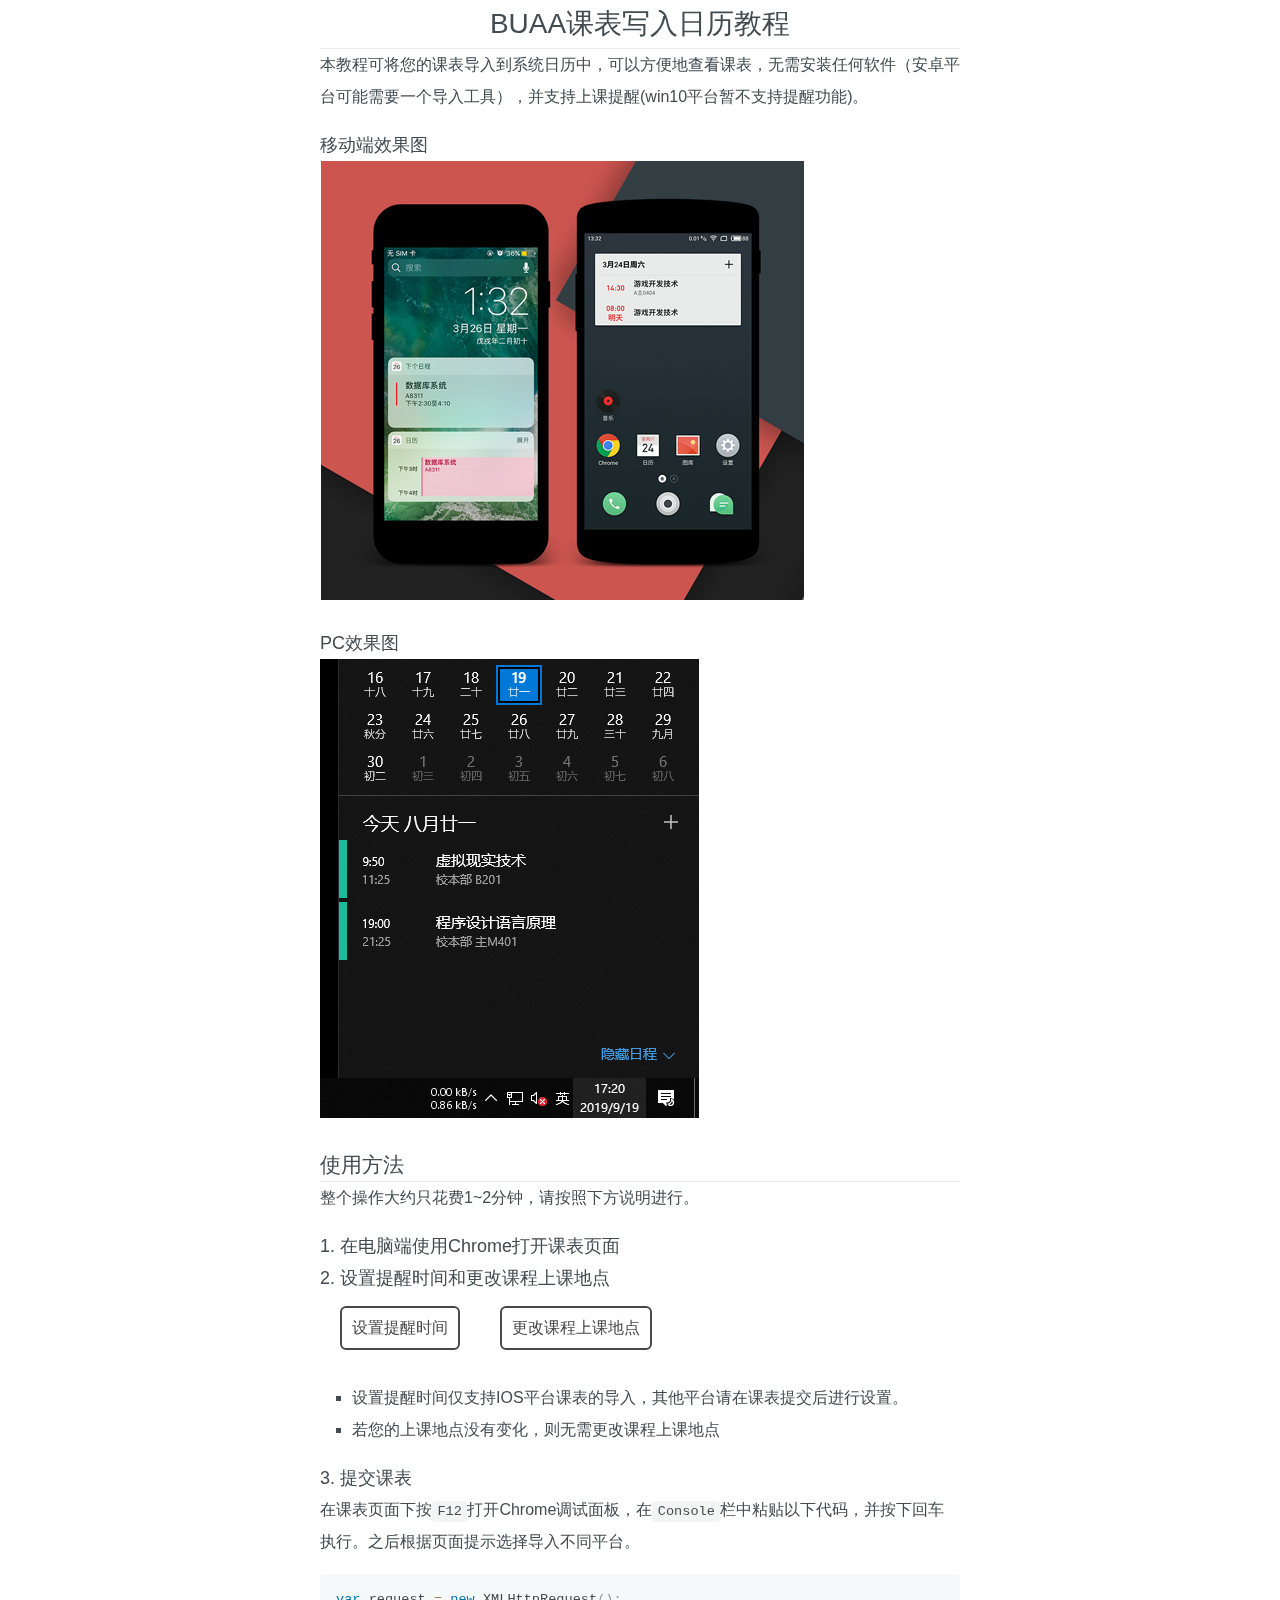
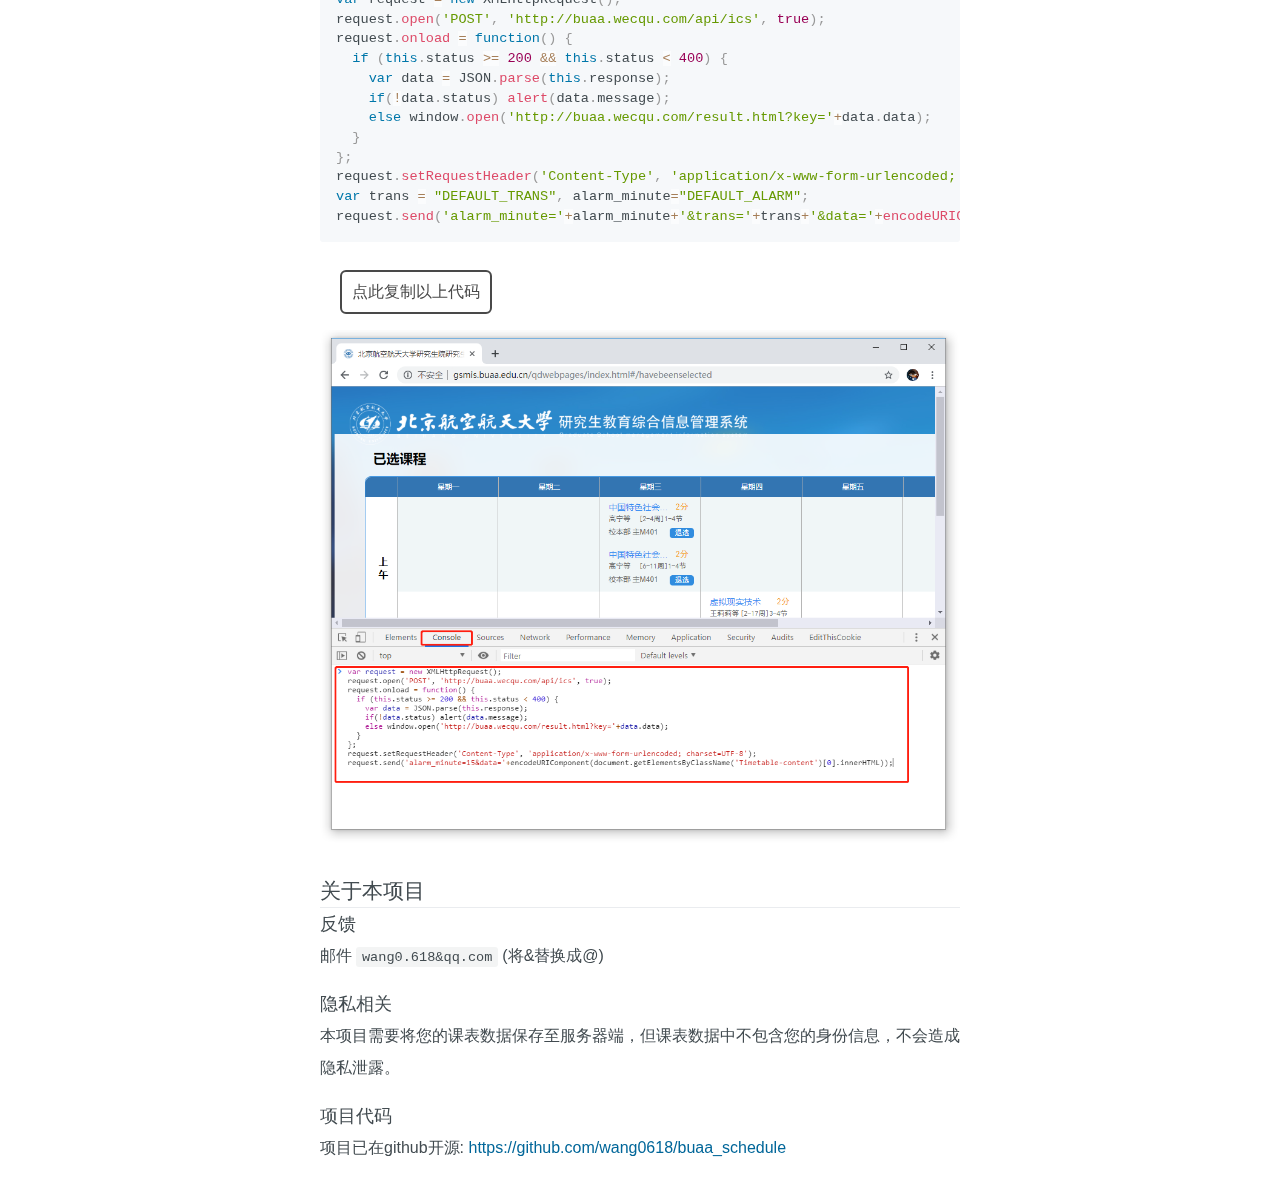
<file: html_root/index.html>
<!DOCTYPE HTML>
<html>
<head>
    <meta charset="UTF-8">
    <title>在日历中查看课表</title>
    <meta name="viewport" content="initial-scale=1,user-scalable=no,maximum-scale=1,width=device-width">
    <link rel="stylesheet" href="./static/mditor.min.css"/>
    <link rel="stylesheet" href="./static/entry.css"/>
    <style>
        .markdown-body strong {
            font-weight: bold;
        }

        .entry h2:before, h3:before, h4:before, h5:before, h6:before {
            content: none !important;
        }

        h2 {
            margin-top: 20px !important;
        }

        .btn {
            margin: 12px 20px 0px 20px !important;
            float: left;
            color: #494949 !important;
            text-transform: uppercase;
            text-decoration: none;
            background: #ffffff;
            padding: 4px 10px !important;
            border: 2px solid #494949 !important;
            border-radius: 6px;
            display: inline-block;
            transition: all 0.4s ease 0s;
        }

        .btn:hover {
            cursor: pointer;
            background: #eee;
            transition: all 0.2s ease 0s;
        }

        .clearfix::after {
            content: "";
            clear: both;
            display: table;
        }

        #new_address {
            margin-left: 20px;
            padding: 0px;
            overflow: auto;
            font-size: 85%;
            line-height: 1.45;
            background-color: #f6f8fa;
            border-radius: 3px;
        }

        br {
            height: 0 !important;
            /*display: none !important;*/
        }

    </style>
</head>

<body class="markdown-body entry">
<div id="markdown">
</div>
</body>
<script src="./static/mditor.min.js"></script>
<script src="./static/app.js"></script>
<script>
    if (!GET.md)
        GET.md = 'main';

    var inject_code; // chrome中要执行的代码
    var parser = new Mditor.Parser();

    // 获取内容
    var request = new XMLHttpRequest();
    request.open('GET', GET.md + '.md', true);
    request.onload = function () {
        if (this.status >= 200 && this.status < 400) {
            var random = '' + (new Date()).getMilliseconds();
            var resp = this.response.replace(/your key/g, GET.key).replace(/RANDOM/g, random);
            document.getElementById('markdown').innerHTML = parser.parse(resp);
            inject_code = document.getElementsByTagName('pre')[0].innerHTML;
        }
    };
    request.onerror = function () {
        document.getElementById('markdown').innerHTML = "网络错误，请刷新重试";
    };
    request.send();

    // 按钮点击事件
    var new_address_map = {};
    var alarm_minute = 15;

    function update_code() {
        var code = inject_code.replace('DEFAULT_TRANS', encodeURIComponent(JSON.stringify(new_address_map))).replace('DEFAULT_ALARM', alarm_minute);
        document.getElementsByTagName('pre')[0].innerHTML = code;
    }

    function set_alarm(that) {
        alarm_minute = prompt("请输入上课提前提醒时间（分钟）", "15");
        if (!alarm_minute) return;
        update_code();
        that.innerText = '设置提醒时间(已设置提前' + alarm_minute + '分钟提醒)'
    }

    function set_trans() {
        var cname = prompt("请输入要更改的课程的完整名称", "");
        if (!cname) return;
        var address = prompt('请输入"' + cname + '"修改后的上课地点', "");
        if (!address) return;

        var t = document.getElementById('new_address');
        t.style.padding = '8px';
        if (!t.innerText) t.innerHTML = "需要更新的上课地点: ";
        new_address_map[cname] = address;
        t.innerHTML = t.innerHTML + ' <br/>' + cname + ' -> ' + address;

        update_code();
    }

    function copy_code(that) {
        function copy_text(val) {
            const input = document.createElement('textarea');
            input.setAttribute('readonly', 'readonly');
            input.innerHTML = val;
            // input.setAttribute('value', val);
            document.body.appendChild(input);
            input.select();
            // input.setSelectionRange(0, val.length);
            if (document.execCommand('copy')) {
                document.execCommand('copy');
            }
            document.body.removeChild(input);
        }

        var code = document.getElementsByTagName('pre')[0].innerText;
        copy_text(code);
        that.innerText = "点此复制以上代码(已复制)";

    }
</script>
</html>
</file>
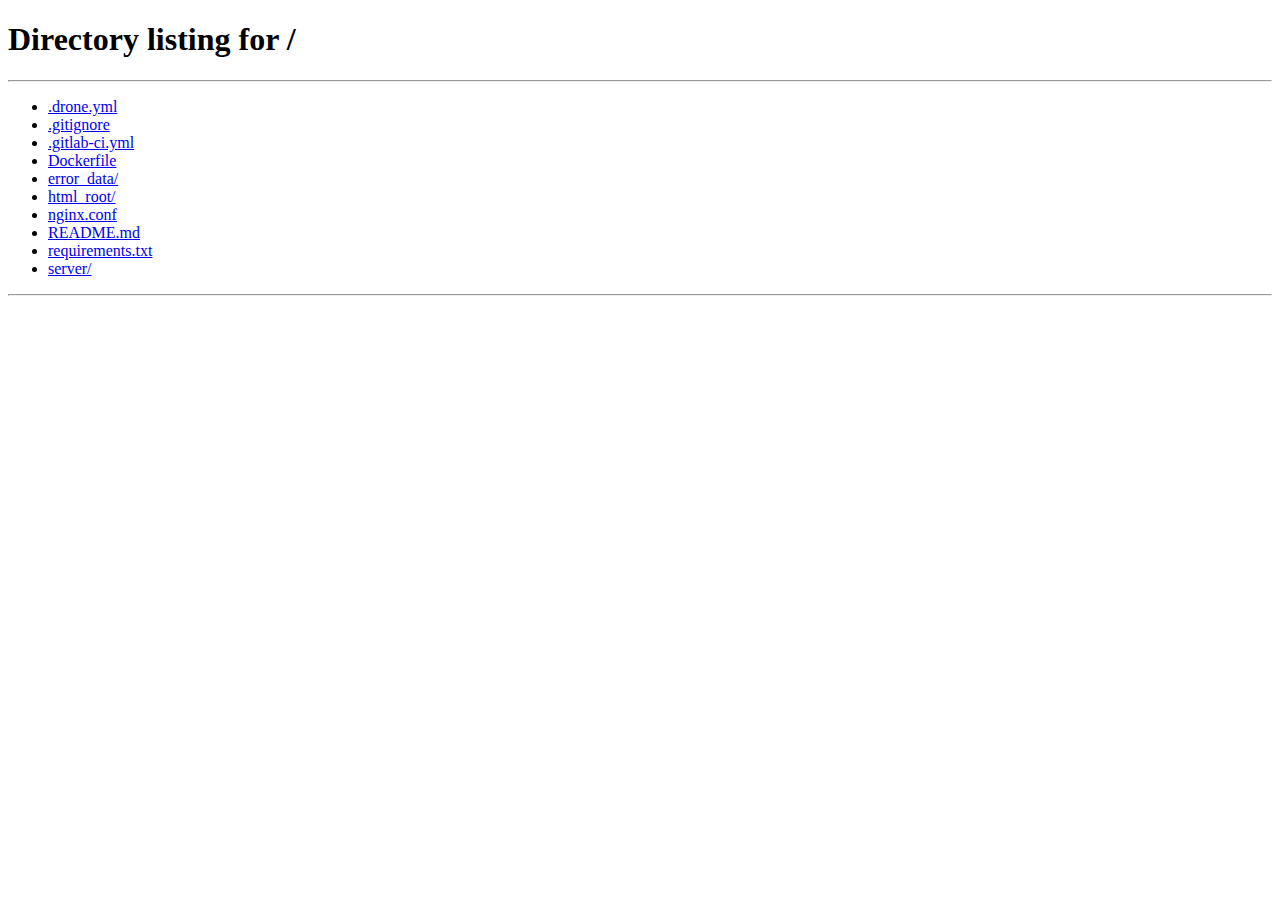
<file: html_root/result.html>
<!DOCTYPE HTML>
<html>
<head>
    <meta charset="UTF-8">
    <title>课表解析完成</title>
    <meta name="viewport" content="initial-scale=1,user-scalable=no,maximum-scale=1,width=device-width">
    <link rel="stylesheet" href="./static/mditor.min.css"/>
    <link rel="stylesheet" href="./static/entry.css"/>
    <style>
        .markdown-body strong {
            font-weight: bold;
        }

        .entry h2:before, h3:before, h4:before, h5:before, h6:before {
            content: none !important;
        }
    </style>
</head>

<body class="markdown-body entry">
<div id="markdown">
# 课表解析完成
你可以选择将课表导入不同平台的日历应用中
## 移动端平台（安卓/IOS）
<div id="qrcode"></div>
请扫描上方二维码，然后按照指示操作。

## 其他平台
[Win10](./?md=win10&key=your key)
[Google日历](./?md=google&key=your key)
</div>
</body>
<script src="./static/mditor.min.js"></script>
<script src="./static/qrcode.min.js"></script>
<script src="./static/app.js"></script>
<script>
    if (!GET.key)
        window.location.href = '/';

    var parser = new Mditor.Parser();
    document.getElementById('markdown').innerHTML = parser.parse(document.getElementById('markdown').innerHTML.replace(/your key/g, GET.key));
    new QRCode(document.getElementById("qrcode"), 'http://' + window.location.host + '/?md=platforms&key=' + GET.key);
</script>
</html>
</file>
<file: html_root/static/entry.css>
body{padding:0;margin:0}.entry{margin-top:0;margin-bottom:0;margin-left:0;margin-left:auto;margin-right:auto;max-width:640px;padding:0 16px;line-height:2;color:#424b50;word-wrap:break-word;font-size:16px;font-family:"Helvetica Neue",Arial,"Hiragino Sans GB","Hiragino Sans GB W3","Microsoft YaHei","Wenquanyi Micro Hei",sans-serif;-webkit-font-smoothing:antialiased;-webkit-text-size-adjust:100%;-ms-text-size-adjust:100%;counter-reset:entry825h2 entry825h3 entry825h4 entry825h5 entry825h6}.entry div,.entry p,.entry blockquote,.entry .pre,.entry ul,.entry ol,.entry table,.entry figure,.entry section,.entry article,.entry header,.entry footer{margin:0;padding:0;margin-top:16px;margin-bottom:16px}.entry div:first-child,.entry p:first-child,.entry blockquote:first-child,.entry .pre:first-child,.entry ul:first-child,.entry ol:first-child,.entry table:first-child,.entry figure:first-child,.entry section:first-child,.entry article:first-child,.entry header:first-child,.entry footer:first-child{margin-top:0}.entry div:last-child,.entry p:last-child,.entry blockquote:last-child,.entry .pre:last-child,.entry ul:last-child,.entry ol:last-child,.entry table:last-child,.entry figure:last-child,.entry section:last-child,.entry article:last-child,.entry header:last-child,.entry footer:last-child{margin-bottom:0}.entry ul div,.entry ol div,.entry ul p,.entry ol p,.entry ul blockquote,.entry ol blockquote,.entry ul .pre,.entry ol .pre,.entry ul ul,.entry ol ul,.entry ul ol,.entry ol ol,.entry ul table,.entry ol table,.entry ul figure,.entry ol figure,.entry ul iframe,.entry ol iframe,.entry ul section,.entry ol section,.entry ul article,.entry ol article,.entry ul header,.entry ol header,.entry ul footer,.entry ol footer{margin-top:0;margin-bottom:0}.entry>iframe{display:block;margin-top:16px;margin-bottom:16px}.entry>img,.entry>video{margin-top:16px;margin-bottom:16px;display:block}.entry h1,.entry h2,.entry h3,.entry h4,.entry h5,.entry h6{margin-top:0;margin-bottom:0;padding:0}.entry h1:first-child,.entry h2:first-child,.entry h3:first-child,.entry h4:first-child,.entry h5:first-child,.entry h6:first-child{margin-top:0}.entry>h3,.entry>h4,.entry>h5,.entry>h6{margin-top:32px}.entry>h1,.entry>h2{margin-top:64px}.entry h1+*,.entry h2+*,.entry h3+*,.entry h4+*,.entry h5+*,.entry h6+*{margin-top:0}.entry h1,.entry h2,.entry h3,.entry h4,.entry h5,.entry h6{font-weight:inherit;color:#424b50;background-color:transparent}.entry h1 a,.entry h2 a,.entry h3 a,.entry h4 a,.entry h5 a,.entry h6 a{color:#424b50}.entry h1 a,.entry h2 a,.entry h3 a,.entry h4 a,.entry h5 a,.entry h6 a,.entry h1 em,.entry h2 em,.entry h3 em,.entry h4 em,.entry h5 em,.entry h6 em,.entry h1 u,.entry h2 u,.entry h3 u,.entry h4 u,.entry h5 u,.entry h6 u,.entry h1 abbr[title],.entry h2 abbr[title],.entry h3 abbr[title],.entry h4 abbr[title],.entry h5 abbr[title],.entry h6 abbr[title]{border-bottom-color:#424b50}.entry h1{font-size:28px;line-height:48px;text-align:center}.entry h2{font-size:21px;line-height:32px;text-align:left}.entry h3{font-size:18px;line-height:32px;text-align:left}.entry h4,.entry h5,.entry h6{line-height:32px;font-size:16px;text-align:left}.entry blockquote{position:relative;padding:0 0 0 11px;margin:16px 0;font-family:Georgia,'Times New Roman',STKaiti,BiauKai,KaiTi,'DFKai-SB','KaiTi_GB2312',serif;border-left:5px solid #c3cace}.entry li blockquote{margin-left:-21px}.entry .pre{padding:15px 16px;line-height:16px;font-size:14px;white-space:.pre;word-wrap:normal;overflow:auto;font-family:consolas,monaco,monospace;border:1px solid #e1e1e8;border-right:none;border-left:none;background-color:#f7f7f9}.entry ul,.entry ol{padding-left:32px}.entry ul li,.entry ol li{margin:0;padding:0;list-style-position:outside}.entry ul li{list-style-type:square}.entry ul li ul li{list-style-type:disc}.entry ul li ul li ul li{list-style-type:circle}.entry ol li{list-style-type:decimal}.entry ol li ol li{list-style-type:upper-roman}.entry ol li ol li ol li{list-style-type:lower-roman}.entry li>ul,.entry li>ol{padding-left:32px}.entry hr{position:relative;padding-top:32px;margin-top:-2px;margin-bottom:64px;height:0;background:none;border:none;border-bottom:2px dashed #888}.entry hr:before,.entry hr:after{content:'';position:absolute;bottom:-2px;width:30%;height:2px;pointer-events:none}.entry hr:before{left:0;background-image:-webkit-linear-gradient(right, rgba(255,255,255,0) 0, white 80%, white 100%);background-image:-moz-linear-gradient(right, rgba(255,255,255,0) 0, white 80%, white 100%);background-image:-ms-linear-gradient(right, rgba(255,255,255,0) 0, white 80%, white 100%);background-image:-o-linear-gradient(right, rgba(255,255,255,0) 0, white 80%, white 100%);background-image:linear-gradient(right, rgba(255,255,255,0) 0, white 80%, white 100%)}.entry hr:after{right:0;background-image:-webkit-linear-gradient(left, rgba(255,255,255,0) 0, white 80%, white 100%);background-image:-moz-linear-gradient(left, rgba(255,255,255,0) 0, white 80%, white 100%);background-image:-ms-linear-gradient(left, rgba(255,255,255,0) 0, white 80%, white 100%);background-image:-o-linear-gradient(left, rgba(255,255,255,0) 0, white 80%, white 100%);background-image:linear-gradient(left, rgba(255,255,255,0) 0, white 80%, white 100%)}.entry table{display:table;padding:0;margin-left:auto;margin-right:auto;min-width:336px;border-collapse:collapse;border-spacing:0;-webkit-border-radius:.5em;-moz-border-radius:.5em;-ms-border-radius:.5em;-o-border-radius:.5em;border-radius:.5em}.entry table caption{padding:0}.entry table thead th{text-align:left}.entry table tbody{margin:0 16px}.entry table tbody tr:nth-child(odd) td,.entry table tbody tr:nth-child(odd) th{background-color:#f9f9f9}.entry table tbody tr:last-child td,.entry table tbody tr:last-child th{padding-bottom:6px}.entry table td,.entry table th{padding:8px 16px 7px;border:1px solid #ddd}.entry iframe{vertical-align:text-bottom}.entry a{padding-bottom:.025em;color:#069;text-decoration:none;border-bottom-color:#08c}.entry a:focus{outline:thin dotted}.entry a:visited{color:#551a8b;border-bottom-color:#551a8b}.entry a:hover{border-bottom-width:1px;border-bottom-style:solid}.entry a:hover,.entry a:active{outline:0}.entry b,.entry strong{font-weight:bold}.entry u{padding-bottom:.05em;font-style:inherit;font-weight:inherit;text-decoration:inherit;border-bottom:1px solid #8b98a0}.entry u+u{margin-left:.125em}.entry em{font-style:inherit;font-weight:inherit;text-decoration:inherit;-webkit-text-emphasis:filled circle;-moz-text-emphasis:filled circle;-ms-text-emphasis:filled circle;text-emphasis:filled circle;-webkit-text-emphasis-position:under;-moz-text-emphasis-position:under;-ms-text-emphasis-position:under;text-emphasis-position:under}.entry .code{font-family:monospace;font-size:inherit;color:#424b50;background-color:transparent}.entry .pre .code{padding:0;margin:0;font-family:consolas,monaco,monospace;font-size:14px;color:#424b50;background:none;border:none}.entry img,.entry video{max-width:100%;border:0}.entry figure img{display:block;margin:0 auto}.entry figure figcaption{display:block;text-align:center;font-style:italic}.entry cite{font-style:inherit}.entry cite:before,.entry cite:after{content:"\300a";line-height:inherit}.entry cite:after{content:"\300b"}.entry abbr[title]{padding-bottom:.05em;cursor:help;border-bottom:1px dotted #424b50}.entry dfn{font-style:italic}.entry mark{background:yellow;color:#424b50}.entry q{quotes:"\201C" "\201D" "\2018" "\2019"}.entry small{font-size:80%}.entry sub,.entry sup{font-size:75%;line-height:0;position:relative;vertical-align:baseline}.entry sup{top:-0.5em}.entry sub{bottom:-0.25em}.entry #disqus_thread{margin-top:32px}.entry h2:before,.entry h3:before,.entry h4:before,.entry h5:before,.entry h6:before{color:inherit}.entry h2{counter-reset:entry825h3 entry825h4 entry825h5 entry825h6}.entry h2:before{content:counter(entry825h2) '\3000';content:counter(entry825h2, cjk-ideographic) '\3001';counter-increment:entry825h2}.entry h3{counter-reset:entry825h4 entry825h5 entry825h6}.entry h3:before{content:counter(entry825h2) '.' counter(entry825h3) '\3000';counter-increment:entry825h3}.entry h4{counter-reset:entry825h5 entry825h6}.entry h4:before{content:counter(entry825h2) '.' counter(entry825h3) '.' counter(entry825h4) '\3000';counter-increment:entry825h4}.entry h5{counter-reset:entry825h6}.entry h5:before{content:counter(entry825h2) '.' counter(entry825h3) '.' counter(entry825h4) '.' counter(entry825h5) '\3000';counter-increment:entry825h5}.entry h6:before{content:counter(entry825h2) '.' counter(entry825h3) '.' counter(entry825h4) '.' counter(entry825h5) '.' counter(entry825h6) '\3000';counter-increment:entry825h6}
</file>
<file: html_root/static/mditor.min.css>
/*!
 * Mditor embed version 1.3.3
 * Homepage: http://mditor.com
 */
.mditor .toolbar{margin:0;padding:4px;height:100%;position:relative}.mditor .toolbar .item{transition:.3s;height:27px;width:27px;text-align:center;line-height:25px;font-size:14px;border:1px solid transparent;border-radius:3px;margin:1px;color:#888;transition:.2s;-webkit-transition:.2s;position:relative;vertical-align:middle}.mditor .toolbar .item:hover{color:#444;border:1px solid #ddd}.mditor .toolbar .item.active,.mditor .toolbar .item:active{border:1px solid #ddd;background-color:#ebebeb;box-shadow:inset 0 0 3px rgba(0,0,0,.1)}.mditor .toolbar .item.control{float:right}.mditor .editor{position:relative;display:inline-block;width:100%;height:100%;-webkit-text-size-adjust:none;transform:translateZ(0)}.mditor .editor .backdrop,.mditor .editor .textarea{position:absolute;border:none;outline:none;display:block;left:0;top:0;width:100%;height:100%;resize:none;background-color:transparent;margin:0;overflow-x:hidden;overflow-y:auto;transition:transform 1s;letter-spacing:1px}.mditor .editor .backdrop .inner,.mditor .editor .textarea{padding:8px 12px;white-space:pre-wrap;word-wrap:break-word}.mditor .editor .textarea{z-index:1;color:#444}.mditor .editor .backdrop{z-index:0;pointer-events:none;overflow:hidden;padding:0}.mditor .editor .backdrop .inner{color:transparent}.mditor .editor .backdrop .inner mark{border-radius:3px;color:transparent;background-color:rgba(255,245,75,.8)}.mditor .editor .backdrop .inner mark.active{background-color:rgba(145,225,255,.8)}.mditor .viewer{overflow:auto;position:relative;display:inline-block;border:none;outline:none;width:100%;height:100%;resize:none;background-color:transparent;margin:0;padding:10px 12px 40px;color:#333;word-break:break-all;word-wrap:break-word}.mditor .viewer .markdown-body{max-width:900px;margin:auto}.mditor .viewer .alert{color:#ddd;text-align:center;position:absolute;left:0;width:100%;top:50%;font-size:20px;margin-top:-15px}.mditor .body .finder{position:absolute;top:0;right:0;padding:8px;background-color:hsla(0,0%,94%,.9);box-shadow:-1px 1px 2px 0 rgba(0,0,0,.18);z-index:2;display:none}.mditor .body .finder input{outline:0;font-size:13px;padding:5px;height:25px;vertical-align:middle;border:1px solid #ddd;margin:2px;min-width:200px;-webkit-font-smoothing:antialiased}.mditor .body .finder i.fa{vertical-align:middle;font-size:12px;padding:5px;outline:0;color:#888}.mditor .body .finder i.fa:hover{color:#555}.mditor .body .finder.active{display:block}/*!
 *  Font Awesome 4.7.0 by @davegandy - http://fontawesome.io - @fontawesome
 *  License - http://fontawesome.io/license (Font: SIL OFL 1.1, CSS: MIT License)
 */@font-face{font-family:FontAwesome;src:url(../font/674f50d287a8c48dc19ba404d20fe713.eot);src:url(../font/674f50d287a8c48dc19ba404d20fe713.eot?#iefix&v=4.7.0) format("embedded-opentype"),url(../font/af7ae505a9eed503f8b8e6982036873e.woff2) format("woff2"),url(../font/fee66e712a8a08eef5805a46892932ad.woff) format("woff"),url(../font/b06871f281fee6b241d60582ae9369b9.ttf) format("truetype"),url(../font/912ec66d7572ff821749319396470bde.svg#fontawesomeregular) format("svg");font-weight:400;font-style:normal}.fa{display:inline-block;font:normal normal normal 14px/1 FontAwesome;font-size:inherit;text-rendering:auto;-webkit-font-smoothing:antialiased;-moz-osx-font-smoothing:grayscale}.fa-lg{font-size:1.33333333em;line-height:.75em;vertical-align:-15%}.fa-2x{font-size:2em}.fa-3x{font-size:3em}.fa-4x{font-size:4em}.fa-5x{font-size:5em}.fa-fw{width:1.28571429em;text-align:center}.fa-ul{padding-left:0;margin-left:2.14285714em;list-style-type:none}.fa-ul>li{position:relative}.fa-li{position:absolute;left:-2.14285714em;width:2.14285714em;top:.14285714em;text-align:center}.fa-li.fa-lg{left:-1.85714286em}.fa-border{padding:.2em .25em .15em;border:.08em solid #eee;border-radius:.1em}.fa-pull-left{float:left}.fa-pull-right{float:right}.fa.fa-pull-left{margin-right:.3em}.fa.fa-pull-right{margin-left:.3em}.pull-right{float:right}.pull-left{float:left}.fa.pull-left{margin-right:.3em}.fa.pull-right{margin-left:.3em}.fa-spin{-webkit-animation:fa-spin 2s infinite linear;animation:fa-spin 2s infinite linear}.fa-pulse{-webkit-animation:fa-spin 1s infinite steps(8);animation:fa-spin 1s infinite steps(8)}@-webkit-keyframes fa-spin{0%{-webkit-transform:rotate(0deg);transform:rotate(0deg)}to{-webkit-transform:rotate(359deg);transform:rotate(359deg)}}@keyframes fa-spin{0%{-webkit-transform:rotate(0deg);transform:rotate(0deg)}to{-webkit-transform:rotate(359deg);transform:rotate(359deg)}}.fa-rotate-90{-ms-filter:"progid:DXImageTransform.Microsoft.BasicImage(rotation=1)";-webkit-transform:rotate(90deg);-ms-transform:rotate(90deg);transform:rotate(90deg)}.fa-rotate-180{-ms-filter:"progid:DXImageTransform.Microsoft.BasicImage(rotation=2)";-webkit-transform:rotate(180deg);-ms-transform:rotate(180deg);transform:rotate(180deg)}.fa-rotate-270{-ms-filter:"progid:DXImageTransform.Microsoft.BasicImage(rotation=3)";-webkit-transform:rotate(270deg);-ms-transform:rotate(270deg);transform:rotate(270deg)}.fa-flip-horizontal{-ms-filter:"progid:DXImageTransform.Microsoft.BasicImage(rotation=0, mirror=1)";-webkit-transform:scaleX(-1);-ms-transform:scaleX(-1);transform:scaleX(-1)}.fa-flip-vertical{-ms-filter:"progid:DXImageTransform.Microsoft.BasicImage(rotation=2, mirror=1)";-webkit-transform:scaleY(-1);-ms-transform:scaleY(-1);transform:scaleY(-1)}:root .fa-flip-horizontal,:root .fa-flip-vertical,:root .fa-rotate-90,:root .fa-rotate-180,:root .fa-rotate-270{filter:none}.fa-stack{position:relative;display:inline-block;width:2em;height:2em;line-height:2em;vertical-align:middle}.fa-stack-1x,.fa-stack-2x{position:absolute;left:0;width:100%;text-align:center}.fa-stack-1x{line-height:inherit}.fa-stack-2x{font-size:2em}.fa-inverse{color:#fff}.fa-glass:before{content:"\F000"}.fa-music:before{content:"\F001"}.fa-search:before{content:"\F002"}.fa-envelope-o:before{content:"\F003"}.fa-heart:before{content:"\F004"}.fa-star:before{content:"\F005"}.fa-star-o:before{content:"\F006"}.fa-user:before{content:"\F007"}.fa-film:before{content:"\F008"}.fa-th-large:before{content:"\F009"}.fa-th:before{content:"\F00A"}.fa-th-list:before{content:"\F00B"}.fa-check:before{content:"\F00C"}.fa-close:before,.fa-remove:before,.fa-times:before{content:"\F00D"}.fa-search-plus:before{content:"\F00E"}.fa-search-minus:before{content:"\F010"}.fa-power-off:before{content:"\F011"}.fa-signal:before{content:"\F012"}.fa-cog:before,.fa-gear:before{content:"\F013"}.fa-trash-o:before{content:"\F014"}.fa-home:before{content:"\F015"}.fa-file-o:before{content:"\F016"}.fa-clock-o:before{content:"\F017"}.fa-road:before{content:"\F018"}.fa-download:before{content:"\F019"}.fa-arrow-circle-o-down:before{content:"\F01A"}.fa-arrow-circle-o-up:before{content:"\F01B"}.fa-inbox:before{content:"\F01C"}.fa-play-circle-o:before{content:"\F01D"}.fa-repeat:before,.fa-rotate-right:before{content:"\F01E"}.fa-refresh:before{content:"\F021"}.fa-list-alt:before{content:"\F022"}.fa-lock:before{content:"\F023"}.fa-flag:before{content:"\F024"}.fa-headphones:before{content:"\F025"}.fa-volume-off:before{content:"\F026"}.fa-volume-down:before{content:"\F027"}.fa-volume-up:before{content:"\F028"}.fa-qrcode:before{content:"\F029"}.fa-barcode:before{content:"\F02A"}.fa-tag:before{content:"\F02B"}.fa-tags:before{content:"\F02C"}.fa-book:before{content:"\F02D"}.fa-bookmark:before{content:"\F02E"}.fa-print:before{content:"\F02F"}.fa-camera:before{content:"\F030"}.fa-font:before{content:"\F031"}.fa-bold:before{content:"\F032"}.fa-italic:before{content:"\F033"}.fa-text-height:before{content:"\F034"}.fa-text-width:before{content:"\F035"}.fa-align-left:before{content:"\F036"}.fa-align-center:before{content:"\F037"}.fa-align-right:before{content:"\F038"}.fa-align-justify:before{content:"\F039"}.fa-list:before{content:"\F03A"}.fa-dedent:before,.fa-outdent:before{content:"\F03B"}.fa-indent:before{content:"\F03C"}.fa-video-camera:before{content:"\F03D"}.fa-image:before,.fa-photo:before,.fa-picture-o:before{content:"\F03E"}.fa-pencil:before{content:"\F040"}.fa-map-marker:before{content:"\F041"}.fa-adjust:before{content:"\F042"}.fa-tint:before{content:"\F043"}.fa-edit:before,.fa-pencil-square-o:before{content:"\F044"}.fa-share-square-o:before{content:"\F045"}.fa-check-square-o:before{content:"\F046"}.fa-arrows:before{content:"\F047"}.fa-step-backward:before{content:"\F048"}.fa-fast-backward:before{content:"\F049"}.fa-backward:before{content:"\F04A"}.fa-play:before{content:"\F04B"}.fa-pause:before{content:"\F04C"}.fa-stop:before{content:"\F04D"}.fa-forward:before{content:"\F04E"}.fa-fast-forward:before{content:"\F050"}.fa-step-forward:before{content:"\F051"}.fa-eject:before{content:"\F052"}.fa-chevron-left:before{content:"\F053"}.fa-chevron-right:before{content:"\F054"}.fa-plus-circle:before{content:"\F055"}.fa-minus-circle:before{content:"\F056"}.fa-times-circle:before{content:"\F057"}.fa-check-circle:before{content:"\F058"}.fa-question-circle:before{content:"\F059"}.fa-info-circle:before{content:"\F05A"}.fa-crosshairs:before{content:"\F05B"}.fa-times-circle-o:before{content:"\F05C"}.fa-check-circle-o:before{content:"\F05D"}.fa-ban:before{content:"\F05E"}.fa-arrow-left:before{content:"\F060"}.fa-arrow-right:before{content:"\F061"}.fa-arrow-up:before{content:"\F062"}.fa-arrow-down:before{content:"\F063"}.fa-mail-forward:before,.fa-share:before{content:"\F064"}.fa-expand:before{content:"\F065"}.fa-compress:before{content:"\F066"}.fa-plus:before{content:"\F067"}.fa-minus:before{content:"\F068"}.fa-asterisk:before{content:"\F069"}.fa-exclamation-circle:before{content:"\F06A"}.fa-gift:before{content:"\F06B"}.fa-leaf:before{content:"\F06C"}.fa-fire:before{content:"\F06D"}.fa-eye:before{content:"\F06E"}.fa-eye-slash:before{content:"\F070"}.fa-exclamation-triangle:before,.fa-warning:before{content:"\F071"}.fa-plane:before{content:"\F072"}.fa-calendar:before{content:"\F073"}.fa-random:before{content:"\F074"}.fa-comment:before{content:"\F075"}.fa-magnet:before{content:"\F076"}.fa-chevron-up:before{content:"\F077"}.fa-chevron-down:before{content:"\F078"}.fa-retweet:before{content:"\F079"}.fa-shopping-cart:before{content:"\F07A"}.fa-folder:before{content:"\F07B"}.fa-folder-open:before{content:"\F07C"}.fa-arrows-v:before{content:"\F07D"}.fa-arrows-h:before{content:"\F07E"}.fa-bar-chart-o:before,.fa-bar-chart:before{content:"\F080"}.fa-twitter-square:before{content:"\F081"}.fa-facebook-square:before{content:"\F082"}.fa-camera-retro:before{content:"\F083"}.fa-key:before{content:"\F084"}.fa-cogs:before,.fa-gears:before{content:"\F085"}.fa-comments:before{content:"\F086"}.fa-thumbs-o-up:before{content:"\F087"}.fa-thumbs-o-down:before{content:"\F088"}.fa-star-half:before{content:"\F089"}.fa-heart-o:before{content:"\F08A"}.fa-sign-out:before{content:"\F08B"}.fa-linkedin-square:before{content:"\F08C"}.fa-thumb-tack:before{content:"\F08D"}.fa-external-link:before{content:"\F08E"}.fa-sign-in:before{content:"\F090"}.fa-trophy:before{content:"\F091"}.fa-github-square:before{content:"\F092"}.fa-upload:before{content:"\F093"}.fa-lemon-o:before{content:"\F094"}.fa-phone:before{content:"\F095"}.fa-square-o:before{content:"\F096"}.fa-bookmark-o:before{content:"\F097"}.fa-phone-square:before{content:"\F098"}.fa-twitter:before{content:"\F099"}.fa-facebook-f:before,.fa-facebook:before{content:"\F09A"}.fa-github:before{content:"\F09B"}.fa-unlock:before{content:"\F09C"}.fa-credit-card:before{content:"\F09D"}.fa-feed:before,.fa-rss:before{content:"\F09E"}.fa-hdd-o:before{content:"\F0A0"}.fa-bullhorn:before{content:"\F0A1"}.fa-bell:before{content:"\F0F3"}.fa-certificate:before{content:"\F0A3"}.fa-hand-o-right:before{content:"\F0A4"}.fa-hand-o-left:before{content:"\F0A5"}.fa-hand-o-up:before{content:"\F0A6"}.fa-hand-o-down:before{content:"\F0A7"}.fa-arrow-circle-left:before{content:"\F0A8"}.fa-arrow-circle-right:before{content:"\F0A9"}.fa-arrow-circle-up:before{content:"\F0AA"}.fa-arrow-circle-down:before{content:"\F0AB"}.fa-globe:before{content:"\F0AC"}.fa-wrench:before{content:"\F0AD"}.fa-tasks:before{content:"\F0AE"}.fa-filter:before{content:"\F0B0"}.fa-briefcase:before{content:"\F0B1"}.fa-arrows-alt:before{content:"\F0B2"}.fa-group:before,.fa-users:before{content:"\F0C0"}.fa-chain:before,.fa-link:before{content:"\F0C1"}.fa-cloud:before{content:"\F0C2"}.fa-flask:before{content:"\F0C3"}.fa-cut:before,.fa-scissors:before{content:"\F0C4"}.fa-copy:before,.fa-files-o:before{content:"\F0C5"}.fa-paperclip:before{content:"\F0C6"}.fa-floppy-o:before,.fa-save:before{content:"\F0C7"}.fa-square:before{content:"\F0C8"}.fa-bars:before,.fa-navicon:before,.fa-reorder:before{content:"\F0C9"}.fa-list-ul:before{content:"\F0CA"}.fa-list-ol:before{content:"\F0CB"}.fa-strikethrough:before{content:"\F0CC"}.fa-underline:before{content:"\F0CD"}.fa-table:before{content:"\F0CE"}.fa-magic:before{content:"\F0D0"}.fa-truck:before{content:"\F0D1"}.fa-pinterest:before{content:"\F0D2"}.fa-pinterest-square:before{content:"\F0D3"}.fa-google-plus-square:before{content:"\F0D4"}.fa-google-plus:before{content:"\F0D5"}.fa-money:before{content:"\F0D6"}.fa-caret-down:before{content:"\F0D7"}.fa-caret-up:before{content:"\F0D8"}.fa-caret-left:before{content:"\F0D9"}.fa-caret-right:before{content:"\F0DA"}.fa-columns:before{content:"\F0DB"}.fa-sort:before,.fa-unsorted:before{content:"\F0DC"}.fa-sort-desc:before,.fa-sort-down:before{content:"\F0DD"}.fa-sort-asc:before,.fa-sort-up:before{content:"\F0DE"}.fa-envelope:before{content:"\F0E0"}.fa-linkedin:before{content:"\F0E1"}.fa-rotate-left:before,.fa-undo:before{content:"\F0E2"}.fa-gavel:before,.fa-legal:before{content:"\F0E3"}.fa-dashboard:before,.fa-tachometer:before{content:"\F0E4"}.fa-comment-o:before{content:"\F0E5"}.fa-comments-o:before{content:"\F0E6"}.fa-bolt:before,.fa-flash:before{content:"\F0E7"}.fa-sitemap:before{content:"\F0E8"}.fa-umbrella:before{content:"\F0E9"}.fa-clipboard:before,.fa-paste:before{content:"\F0EA"}.fa-lightbulb-o:before{content:"\F0EB"}.fa-exchange:before{content:"\F0EC"}.fa-cloud-download:before{content:"\F0ED"}.fa-cloud-upload:before{content:"\F0EE"}.fa-user-md:before{content:"\F0F0"}.fa-stethoscope:before{content:"\F0F1"}.fa-suitcase:before{content:"\F0F2"}.fa-bell-o:before{content:"\F0A2"}.fa-coffee:before{content:"\F0F4"}.fa-cutlery:before{content:"\F0F5"}.fa-file-text-o:before{content:"\F0F6"}.fa-building-o:before{content:"\F0F7"}.fa-hospital-o:before{content:"\F0F8"}.fa-ambulance:before{content:"\F0F9"}.fa-medkit:before{content:"\F0FA"}.fa-fighter-jet:before{content:"\F0FB"}.fa-beer:before{content:"\F0FC"}.fa-h-square:before{content:"\F0FD"}.fa-plus-square:before{content:"\F0FE"}.fa-angle-double-left:before{content:"\F100"}.fa-angle-double-right:before{content:"\F101"}.fa-angle-double-up:before{content:"\F102"}.fa-angle-double-down:before{content:"\F103"}.fa-angle-left:before{content:"\F104"}.fa-angle-right:before{content:"\F105"}.fa-angle-up:before{content:"\F106"}.fa-angle-down:before{content:"\F107"}.fa-desktop:before{content:"\F108"}.fa-laptop:before{content:"\F109"}.fa-tablet:before{content:"\F10A"}.fa-mobile-phone:before,.fa-mobile:before{content:"\F10B"}.fa-circle-o:before{content:"\F10C"}.fa-quote-left:before{content:"\F10D"}.fa-quote-right:before{content:"\F10E"}.fa-spinner:before{content:"\F110"}.fa-circle:before{content:"\F111"}.fa-mail-reply:before,.fa-reply:before{content:"\F112"}.fa-github-alt:before{content:"\F113"}.fa-folder-o:before{content:"\F114"}.fa-folder-open-o:before{content:"\F115"}.fa-smile-o:before{content:"\F118"}.fa-frown-o:before{content:"\F119"}.fa-meh-o:before{content:"\F11A"}.fa-gamepad:before{content:"\F11B"}.fa-keyboard-o:before{content:"\F11C"}.fa-flag-o:before{content:"\F11D"}.fa-flag-checkered:before{content:"\F11E"}.fa-terminal:before{content:"\F120"}.fa-code:before{content:"\F121"}.fa-mail-reply-all:before,.fa-reply-all:before{content:"\F122"}.fa-star-half-empty:before,.fa-star-half-full:before,.fa-star-half-o:before{content:"\F123"}.fa-location-arrow:before{content:"\F124"}.fa-crop:before{content:"\F125"}.fa-code-fork:before{content:"\F126"}.fa-chain-broken:before,.fa-unlink:before{content:"\F127"}.fa-question:before{content:"\F128"}.fa-info:before{content:"\F129"}.fa-exclamation:before{content:"\F12A"}.fa-superscript:before{content:"\F12B"}.fa-subscript:before{content:"\F12C"}.fa-eraser:before{content:"\F12D"}.fa-puzzle-piece:before{content:"\F12E"}.fa-microphone:before{content:"\F130"}.fa-microphone-slash:before{content:"\F131"}.fa-shield:before{content:"\F132"}.fa-calendar-o:before{content:"\F133"}.fa-fire-extinguisher:before{content:"\F134"}.fa-rocket:before{content:"\F135"}.fa-maxcdn:before{content:"\F136"}.fa-chevron-circle-left:before{content:"\F137"}.fa-chevron-circle-right:before{content:"\F138"}.fa-chevron-circle-up:before{content:"\F139"}.fa-chevron-circle-down:before{content:"\F13A"}.fa-html5:before{content:"\F13B"}.fa-css3:before{content:"\F13C"}.fa-anchor:before{content:"\F13D"}.fa-unlock-alt:before{content:"\F13E"}.fa-bullseye:before{content:"\F140"}.fa-ellipsis-h:before{content:"\F141"}.fa-ellipsis-v:before{content:"\F142"}.fa-rss-square:before{content:"\F143"}.fa-play-circle:before{content:"\F144"}.fa-ticket:before{content:"\F145"}.fa-minus-square:before{content:"\F146"}.fa-minus-square-o:before{content:"\F147"}.fa-level-up:before{content:"\F148"}.fa-level-down:before{content:"\F149"}.fa-check-square:before{content:"\F14A"}.fa-pencil-square:before{content:"\F14B"}.fa-external-link-square:before{content:"\F14C"}.fa-share-square:before{content:"\F14D"}.fa-compass:before{content:"\F14E"}.fa-caret-square-o-down:before,.fa-toggle-down:before{content:"\F150"}.fa-caret-square-o-up:before,.fa-toggle-up:before{content:"\F151"}.fa-caret-square-o-right:before,.fa-toggle-right:before{content:"\F152"}.fa-eur:before,.fa-euro:before{content:"\F153"}.fa-gbp:before{content:"\F154"}.fa-dollar:before,.fa-usd:before{content:"\F155"}.fa-inr:before,.fa-rupee:before{content:"\F156"}.fa-cny:before,.fa-jpy:before,.fa-rmb:before,.fa-yen:before{content:"\F157"}.fa-rouble:before,.fa-rub:before,.fa-ruble:before{content:"\F158"}.fa-krw:before,.fa-won:before{content:"\F159"}.fa-bitcoin:before,.fa-btc:before{content:"\F15A"}.fa-file:before{content:"\F15B"}.fa-file-text:before{content:"\F15C"}.fa-sort-alpha-asc:before{content:"\F15D"}.fa-sort-alpha-desc:before{content:"\F15E"}.fa-sort-amount-asc:before{content:"\F160"}.fa-sort-amount-desc:before{content:"\F161"}.fa-sort-numeric-asc:before{content:"\F162"}.fa-sort-numeric-desc:before{content:"\F163"}.fa-thumbs-up:before{content:"\F164"}.fa-thumbs-down:before{content:"\F165"}.fa-youtube-square:before{content:"\F166"}.fa-youtube:before{content:"\F167"}.fa-xing:before{content:"\F168"}.fa-xing-square:before{content:"\F169"}.fa-youtube-play:before{content:"\F16A"}.fa-dropbox:before{content:"\F16B"}.fa-stack-overflow:before{content:"\F16C"}.fa-instagram:before{content:"\F16D"}.fa-flickr:before{content:"\F16E"}.fa-adn:before{content:"\F170"}.fa-bitbucket:before{content:"\F171"}.fa-bitbucket-square:before{content:"\F172"}.fa-tumblr:before{content:"\F173"}.fa-tumblr-square:before{content:"\F174"}.fa-long-arrow-down:before{content:"\F175"}.fa-long-arrow-up:before{content:"\F176"}.fa-long-arrow-left:before{content:"\F177"}.fa-long-arrow-right:before{content:"\F178"}.fa-apple:before{content:"\F179"}.fa-windows:before{content:"\F17A"}.fa-android:before{content:"\F17B"}.fa-linux:before{content:"\F17C"}.fa-dribbble:before{content:"\F17D"}.fa-skype:before{content:"\F17E"}.fa-foursquare:before{content:"\F180"}.fa-trello:before{content:"\F181"}.fa-female:before{content:"\F182"}.fa-male:before{content:"\F183"}.fa-gittip:before,.fa-gratipay:before{content:"\F184"}.fa-sun-o:before{content:"\F185"}.fa-moon-o:before{content:"\F186"}.fa-archive:before{content:"\F187"}.fa-bug:before{content:"\F188"}.fa-vk:before{content:"\F189"}.fa-weibo:before{content:"\F18A"}.fa-renren:before{content:"\F18B"}.fa-pagelines:before{content:"\F18C"}.fa-stack-exchange:before{content:"\F18D"}.fa-arrow-circle-o-right:before{content:"\F18E"}.fa-arrow-circle-o-left:before{content:"\F190"}.fa-caret-square-o-left:before,.fa-toggle-left:before{content:"\F191"}.fa-dot-circle-o:before{content:"\F192"}.fa-wheelchair:before{content:"\F193"}.fa-vimeo-square:before{content:"\F194"}.fa-try:before,.fa-turkish-lira:before{content:"\F195"}.fa-plus-square-o:before{content:"\F196"}.fa-space-shuttle:before{content:"\F197"}.fa-slack:before{content:"\F198"}.fa-envelope-square:before{content:"\F199"}.fa-wordpress:before{content:"\F19A"}.fa-openid:before{content:"\F19B"}.fa-bank:before,.fa-institution:before,.fa-university:before{content:"\F19C"}.fa-graduation-cap:before,.fa-mortar-board:before{content:"\F19D"}.fa-yahoo:before{content:"\F19E"}.fa-google:before{content:"\F1A0"}.fa-reddit:before{content:"\F1A1"}.fa-reddit-square:before{content:"\F1A2"}.fa-stumbleupon-circle:before{content:"\F1A3"}.fa-stumbleupon:before{content:"\F1A4"}.fa-delicious:before{content:"\F1A5"}.fa-digg:before{content:"\F1A6"}.fa-pied-piper-pp:before{content:"\F1A7"}.fa-pied-piper-alt:before{content:"\F1A8"}.fa-drupal:before{content:"\F1A9"}.fa-joomla:before{content:"\F1AA"}.fa-language:before{content:"\F1AB"}.fa-fax:before{content:"\F1AC"}.fa-building:before{content:"\F1AD"}.fa-child:before{content:"\F1AE"}.fa-paw:before{content:"\F1B0"}.fa-spoon:before{content:"\F1B1"}.fa-cube:before{content:"\F1B2"}.fa-cubes:before{content:"\F1B3"}.fa-behance:before{content:"\F1B4"}.fa-behance-square:before{content:"\F1B5"}.fa-steam:before{content:"\F1B6"}.fa-steam-square:before{content:"\F1B7"}.fa-recycle:before{content:"\F1B8"}.fa-automobile:before,.fa-car:before{content:"\F1B9"}.fa-cab:before,.fa-taxi:before{content:"\F1BA"}.fa-tree:before{content:"\F1BB"}.fa-spotify:before{content:"\F1BC"}.fa-deviantart:before{content:"\F1BD"}.fa-soundcloud:before{content:"\F1BE"}.fa-database:before{content:"\F1C0"}.fa-file-pdf-o:before{content:"\F1C1"}.fa-file-word-o:before{content:"\F1C2"}.fa-file-excel-o:before{content:"\F1C3"}.fa-file-powerpoint-o:before{content:"\F1C4"}.fa-file-image-o:before,.fa-file-photo-o:before,.fa-file-picture-o:before{content:"\F1C5"}.fa-file-archive-o:before,.fa-file-zip-o:before{content:"\F1C6"}.fa-file-audio-o:before,.fa-file-sound-o:before{content:"\F1C7"}.fa-file-movie-o:before,.fa-file-video-o:before{content:"\F1C8"}.fa-file-code-o:before{content:"\F1C9"}.fa-vine:before{content:"\F1CA"}.fa-codepen:before{content:"\F1CB"}.fa-jsfiddle:before{content:"\F1CC"}.fa-life-bouy:before,.fa-life-buoy:before,.fa-life-ring:before,.fa-life-saver:before,.fa-support:before{content:"\F1CD"}.fa-circle-o-notch:before{content:"\F1CE"}.fa-ra:before,.fa-rebel:before,.fa-resistance:before{content:"\F1D0"}.fa-empire:before,.fa-ge:before{content:"\F1D1"}.fa-git-square:before{content:"\F1D2"}.fa-git:before{content:"\F1D3"}.fa-hacker-news:before,.fa-y-combinator-square:before,.fa-yc-square:before{content:"\F1D4"}.fa-tencent-weibo:before{content:"\F1D5"}.fa-qq:before{content:"\F1D6"}.fa-wechat:before,.fa-weixin:before{content:"\F1D7"}.fa-paper-plane:before,.fa-send:before{content:"\F1D8"}.fa-paper-plane-o:before,.fa-send-o:before{content:"\F1D9"}.fa-history:before{content:"\F1DA"}.fa-circle-thin:before{content:"\F1DB"}.fa-header:before{content:"\F1DC"}.fa-paragraph:before{content:"\F1DD"}.fa-sliders:before{content:"\F1DE"}.fa-share-alt:before{content:"\F1E0"}.fa-share-alt-square:before{content:"\F1E1"}.fa-bomb:before{content:"\F1E2"}.fa-futbol-o:before,.fa-soccer-ball-o:before{content:"\F1E3"}.fa-tty:before{content:"\F1E4"}.fa-binoculars:before{content:"\F1E5"}.fa-plug:before{content:"\F1E6"}.fa-slideshare:before{content:"\F1E7"}.fa-twitch:before{content:"\F1E8"}.fa-yelp:before{content:"\F1E9"}.fa-newspaper-o:before{content:"\F1EA"}.fa-wifi:before{content:"\F1EB"}.fa-calculator:before{content:"\F1EC"}.fa-paypal:before{content:"\F1ED"}.fa-google-wallet:before{content:"\F1EE"}.fa-cc-visa:before{content:"\F1F0"}.fa-cc-mastercard:before{content:"\F1F1"}.fa-cc-discover:before{content:"\F1F2"}.fa-cc-amex:before{content:"\F1F3"}.fa-cc-paypal:before{content:"\F1F4"}.fa-cc-stripe:before{content:"\F1F5"}.fa-bell-slash:before{content:"\F1F6"}.fa-bell-slash-o:before{content:"\F1F7"}.fa-trash:before{content:"\F1F8"}.fa-copyright:before{content:"\F1F9"}.fa-at:before{content:"\F1FA"}.fa-eyedropper:before{content:"\F1FB"}.fa-paint-brush:before{content:"\F1FC"}.fa-birthday-cake:before{content:"\F1FD"}.fa-area-chart:before{content:"\F1FE"}.fa-pie-chart:before{content:"\F200"}.fa-line-chart:before{content:"\F201"}.fa-lastfm:before{content:"\F202"}.fa-lastfm-square:before{content:"\F203"}.fa-toggle-off:before{content:"\F204"}.fa-toggle-on:before{content:"\F205"}.fa-bicycle:before{content:"\F206"}.fa-bus:before{content:"\F207"}.fa-ioxhost:before{content:"\F208"}.fa-angellist:before{content:"\F209"}.fa-cc:before{content:"\F20A"}.fa-ils:before,.fa-shekel:before,.fa-sheqel:before{content:"\F20B"}.fa-meanpath:before{content:"\F20C"}.fa-buysellads:before{content:"\F20D"}.fa-connectdevelop:before{content:"\F20E"}.fa-dashcube:before{content:"\F210"}.fa-forumbee:before{content:"\F211"}.fa-leanpub:before{content:"\F212"}.fa-sellsy:before{content:"\F213"}.fa-shirtsinbulk:before{content:"\F214"}.fa-simplybuilt:before{content:"\F215"}.fa-skyatlas:before{content:"\F216"}.fa-cart-plus:before{content:"\F217"}.fa-cart-arrow-down:before{content:"\F218"}.fa-diamond:before{content:"\F219"}.fa-ship:before{content:"\F21A"}.fa-user-secret:before{content:"\F21B"}.fa-motorcycle:before{content:"\F21C"}.fa-street-view:before{content:"\F21D"}.fa-heartbeat:before{content:"\F21E"}.fa-venus:before{content:"\F221"}.fa-mars:before{content:"\F222"}.fa-mercury:before{content:"\F223"}.fa-intersex:before,.fa-transgender:before{content:"\F224"}.fa-transgender-alt:before{content:"\F225"}.fa-venus-double:before{content:"\F226"}.fa-mars-double:before{content:"\F227"}.fa-venus-mars:before{content:"\F228"}.fa-mars-stroke:before{content:"\F229"}.fa-mars-stroke-v:before{content:"\F22A"}.fa-mars-stroke-h:before{content:"\F22B"}.fa-neuter:before{content:"\F22C"}.fa-genderless:before{content:"\F22D"}.fa-facebook-official:before{content:"\F230"}.fa-pinterest-p:before{content:"\F231"}.fa-whatsapp:before{content:"\F232"}.fa-server:before{content:"\F233"}.fa-user-plus:before{content:"\F234"}.fa-user-times:before{content:"\F235"}.fa-bed:before,.fa-hotel:before{content:"\F236"}.fa-viacoin:before{content:"\F237"}.fa-train:before{content:"\F238"}.fa-subway:before{content:"\F239"}.fa-medium:before{content:"\F23A"}.fa-y-combinator:before,.fa-yc:before{content:"\F23B"}.fa-optin-monster:before{content:"\F23C"}.fa-opencart:before{content:"\F23D"}.fa-expeditedssl:before{content:"\F23E"}.fa-battery-4:before,.fa-battery-full:before,.fa-battery:before{content:"\F240"}.fa-battery-3:before,.fa-battery-three-quarters:before{content:"\F241"}.fa-battery-2:before,.fa-battery-half:before{content:"\F242"}.fa-battery-1:before,.fa-battery-quarter:before{content:"\F243"}.fa-battery-0:before,.fa-battery-empty:before{content:"\F244"}.fa-mouse-pointer:before{content:"\F245"}.fa-i-cursor:before{content:"\F246"}.fa-object-group:before{content:"\F247"}.fa-object-ungroup:before{content:"\F248"}.fa-sticky-note:before{content:"\F249"}.fa-sticky-note-o:before{content:"\F24A"}.fa-cc-jcb:before{content:"\F24B"}.fa-cc-diners-club:before{content:"\F24C"}.fa-clone:before{content:"\F24D"}.fa-balance-scale:before{content:"\F24E"}.fa-hourglass-o:before{content:"\F250"}.fa-hourglass-1:before,.fa-hourglass-start:before{content:"\F251"}.fa-hourglass-2:before,.fa-hourglass-half:before{content:"\F252"}.fa-hourglass-3:before,.fa-hourglass-end:before{content:"\F253"}.fa-hourglass:before{content:"\F254"}.fa-hand-grab-o:before,.fa-hand-rock-o:before{content:"\F255"}.fa-hand-paper-o:before,.fa-hand-stop-o:before{content:"\F256"}.fa-hand-scissors-o:before{content:"\F257"}.fa-hand-lizard-o:before{content:"\F258"}.fa-hand-spock-o:before{content:"\F259"}.fa-hand-pointer-o:before{content:"\F25A"}.fa-hand-peace-o:before{content:"\F25B"}.fa-trademark:before{content:"\F25C"}.fa-registered:before{content:"\F25D"}.fa-creative-commons:before{content:"\F25E"}.fa-gg:before{content:"\F260"}.fa-gg-circle:before{content:"\F261"}.fa-tripadvisor:before{content:"\F262"}.fa-odnoklassniki:before{content:"\F263"}.fa-odnoklassniki-square:before{content:"\F264"}.fa-get-pocket:before{content:"\F265"}.fa-wikipedia-w:before{content:"\F266"}.fa-safari:before{content:"\F267"}.fa-chrome:before{content:"\F268"}.fa-firefox:before{content:"\F269"}.fa-opera:before{content:"\F26A"}.fa-internet-explorer:before{content:"\F26B"}.fa-television:before,.fa-tv:before{content:"\F26C"}.fa-contao:before{content:"\F26D"}.fa-500px:before{content:"\F26E"}.fa-amazon:before{content:"\F270"}.fa-calendar-plus-o:before{content:"\F271"}.fa-calendar-minus-o:before{content:"\F272"}.fa-calendar-times-o:before{content:"\F273"}.fa-calendar-check-o:before{content:"\F274"}.fa-industry:before{content:"\F275"}.fa-map-pin:before{content:"\F276"}.fa-map-signs:before{content:"\F277"}.fa-map-o:before{content:"\F278"}.fa-map:before{content:"\F279"}.fa-commenting:before{content:"\F27A"}.fa-commenting-o:before{content:"\F27B"}.fa-houzz:before{content:"\F27C"}.fa-vimeo:before{content:"\F27D"}.fa-black-tie:before{content:"\F27E"}.fa-fonticons:before{content:"\F280"}.fa-reddit-alien:before{content:"\F281"}.fa-edge:before{content:"\F282"}.fa-credit-card-alt:before{content:"\F283"}.fa-codiepie:before{content:"\F284"}.fa-modx:before{content:"\F285"}.fa-fort-awesome:before{content:"\F286"}.fa-usb:before{content:"\F287"}.fa-product-hunt:before{content:"\F288"}.fa-mixcloud:before{content:"\F289"}.fa-scribd:before{content:"\F28A"}.fa-pause-circle:before{content:"\F28B"}.fa-pause-circle-o:before{content:"\F28C"}.fa-stop-circle:before{content:"\F28D"}.fa-stop-circle-o:before{content:"\F28E"}.fa-shopping-bag:before{content:"\F290"}.fa-shopping-basket:before{content:"\F291"}.fa-hashtag:before{content:"\F292"}.fa-bluetooth:before{content:"\F293"}.fa-bluetooth-b:before{content:"\F294"}.fa-percent:before{content:"\F295"}.fa-gitlab:before{content:"\F296"}.fa-wpbeginner:before{content:"\F297"}.fa-wpforms:before{content:"\F298"}.fa-envira:before{content:"\F299"}.fa-universal-access:before{content:"\F29A"}.fa-wheelchair-alt:before{content:"\F29B"}.fa-question-circle-o:before{content:"\F29C"}.fa-blind:before{content:"\F29D"}.fa-audio-description:before{content:"\F29E"}.fa-volume-control-phone:before{content:"\F2A0"}.fa-braille:before{content:"\F2A1"}.fa-assistive-listening-systems:before{content:"\F2A2"}.fa-american-sign-language-interpreting:before,.fa-asl-interpreting:before{content:"\F2A3"}.fa-deaf:before,.fa-deafness:before,.fa-hard-of-hearing:before{content:"\F2A4"}.fa-glide:before{content:"\F2A5"}.fa-glide-g:before{content:"\F2A6"}.fa-sign-language:before,.fa-signing:before{content:"\F2A7"}.fa-low-vision:before{content:"\F2A8"}.fa-viadeo:before{content:"\F2A9"}.fa-viadeo-square:before{content:"\F2AA"}.fa-snapchat:before{content:"\F2AB"}.fa-snapchat-ghost:before{content:"\F2AC"}.fa-snapchat-square:before{content:"\F2AD"}.fa-pied-piper:before{content:"\F2AE"}.fa-first-order:before{content:"\F2B0"}.fa-yoast:before{content:"\F2B1"}.fa-themeisle:before{content:"\F2B2"}.fa-google-plus-circle:before,.fa-google-plus-official:before{content:"\F2B3"}.fa-fa:before,.fa-font-awesome:before{content:"\F2B4"}.fa-handshake-o:before{content:"\F2B5"}.fa-envelope-open:before{content:"\F2B6"}.fa-envelope-open-o:before{content:"\F2B7"}.fa-linode:before{content:"\F2B8"}.fa-address-book:before{content:"\F2B9"}.fa-address-book-o:before{content:"\F2BA"}.fa-address-card:before,.fa-vcard:before{content:"\F2BB"}.fa-address-card-o:before,.fa-vcard-o:before{content:"\F2BC"}.fa-user-circle:before{content:"\F2BD"}.fa-user-circle-o:before{content:"\F2BE"}.fa-user-o:before{content:"\F2C0"}.fa-id-badge:before{content:"\F2C1"}.fa-drivers-license:before,.fa-id-card:before{content:"\F2C2"}.fa-drivers-license-o:before,.fa-id-card-o:before{content:"\F2C3"}.fa-quora:before{content:"\F2C4"}.fa-free-code-camp:before{content:"\F2C5"}.fa-telegram:before{content:"\F2C6"}.fa-thermometer-4:before,.fa-thermometer-full:before,.fa-thermometer:before{content:"\F2C7"}.fa-thermometer-3:before,.fa-thermometer-three-quarters:before{content:"\F2C8"}.fa-thermometer-2:before,.fa-thermometer-half:before{content:"\F2C9"}.fa-thermometer-1:before,.fa-thermometer-quarter:before{content:"\F2CA"}.fa-thermometer-0:before,.fa-thermometer-empty:before{content:"\F2CB"}.fa-shower:before{content:"\F2CC"}.fa-bath:before,.fa-bathtub:before,.fa-s15:before{content:"\F2CD"}.fa-podcast:before{content:"\F2CE"}.fa-window-maximize:before{content:"\F2D0"}.fa-window-minimize:before{content:"\F2D1"}.fa-window-restore:before{content:"\F2D2"}.fa-times-rectangle:before,.fa-window-close:before{content:"\F2D3"}.fa-times-rectangle-o:before,.fa-window-close-o:before{content:"\F2D4"}.fa-bandcamp:before{content:"\F2D5"}.fa-grav:before{content:"\F2D6"}.fa-etsy:before{content:"\F2D7"}.fa-imdb:before{content:"\F2D8"}.fa-ravelry:before{content:"\F2D9"}.fa-eercast:before{content:"\F2DA"}.fa-microchip:before{content:"\F2DB"}.fa-snowflake-o:before{content:"\F2DC"}.fa-superpowers:before{content:"\F2DD"}.fa-wpexplorer:before{content:"\F2DE"}.fa-meetup:before{content:"\F2E0"}.sr-only{position:absolute;width:1px;height:1px;padding:0;margin:-1px;overflow:hidden;clip:rect(0,0,0,0);border:0}.sr-only-focusable:active,.sr-only-focusable:focus{position:static;width:auto;height:auto;margin:0;overflow:visible;clip:auto}@font-face{font-family:octicons-link;src:url([data-uri]) format("woff")}.markdown-body{-ms-text-size-adjust:100%;-webkit-text-size-adjust:100%;color:#24292e;font-family:-apple-system,BlinkMacSystemFont,Segoe UI,Helvetica,Arial,sans-serif;font-size:16px;line-height:1.5;word-wrap:break-word}.markdown-body .pl-c{color:#6a737d}.markdown-body .pl-c1,.markdown-body .pl-s .pl-v{color:#005cc5}.markdown-body .pl-e,.markdown-body .pl-en{color:#6f42c1}.markdown-body .pl-s .pl-s1,.markdown-body .pl-smi{color:#24292e}.markdown-body .pl-ent{color:#22863a}.markdown-body .pl-k{color:#d73a49}.markdown-body .pl-pds,.markdown-body .pl-s,.markdown-body .pl-s .pl-pse .pl-s1,.markdown-body .pl-sr,.markdown-body .pl-sr .pl-cce,.markdown-body .pl-sr .pl-sra,.markdown-body .pl-sr .pl-sre{color:#032f62}.markdown-body .pl-smw,.markdown-body .pl-v{color:#e36209}.markdown-body .pl-bu{color:#b31d28}.markdown-body .pl-ii{color:#fafbfc;background-color:#b31d28}.markdown-body .pl-c2{color:#fafbfc;background-color:#d73a49}.markdown-body .pl-c2:before{content:"^M"}.markdown-body .pl-sr .pl-cce{font-weight:700;color:#22863a}.markdown-body .pl-ml{color:#735c0f}.markdown-body .pl-mh,.markdown-body .pl-mh .pl-en,.markdown-body .pl-ms{font-weight:700;color:#005cc5}.markdown-body .pl-mi{font-style:italic;color:#24292e}.markdown-body .pl-mb{font-weight:700;color:#24292e}.markdown-body .pl-md{color:#b31d28;background-color:#ffeef0}.markdown-body .pl-mi1{color:#22863a;background-color:#f0fff4}.markdown-body .pl-mc{color:#e36209;background-color:#ffebda}.markdown-body .pl-mi2{color:#f6f8fa;background-color:#005cc5}.markdown-body .pl-mdr{font-weight:700;color:#6f42c1}.markdown-body .pl-ba{color:#586069}.markdown-body .pl-sg{color:#959da5}.markdown-body .pl-corl{text-decoration:underline;color:#032f62}.markdown-body .octicon{display:inline-block;vertical-align:text-top;fill:currentColor}.markdown-body a{background-color:transparent;-webkit-text-decoration-skip:objects}.markdown-body a:active,.markdown-body a:hover{outline-width:0}.markdown-body strong{font-weight:inherit;font-weight:bolder}.markdown-body h1{margin:.67em 0}.markdown-body img{border-style:none}.markdown-body svg:not(:root){overflow:hidden}.markdown-body code,.markdown-body kbd,.markdown-body pre{font-family:monospace,monospace;font-size:1em}.markdown-body hr{box-sizing:content-box;overflow:visible}.markdown-body input{font:inherit;margin:0;overflow:visible}.markdown-body [type=checkbox]{box-sizing:border-box;padding:0}.markdown-body *{box-sizing:border-box}.markdown-body input{font-family:inherit;font-size:inherit;line-height:inherit}.markdown-body a{color:#0366d6;text-decoration:none}.markdown-body a:hover{text-decoration:underline}.markdown-body strong{font-weight:600}.markdown-body hr{height:0;margin:15px 0;overflow:hidden;background:transparent;border-bottom:1px solid #dfe2e5}.markdown-body hr:after,.markdown-body hr:before{display:table;content:""}.markdown-body hr:after{clear:both}.markdown-body table{border-spacing:0;border-collapse:collapse}.markdown-body td,.markdown-body th{padding:0}.markdown-body h1,.markdown-body h2,.markdown-body h3,.markdown-body h4,.markdown-body h5,.markdown-body h6{margin-top:0;margin-bottom:0}.markdown-body h1{font-size:32px;font-weight:600}.markdown-body h2{font-size:24px;font-weight:600}.markdown-body h3{font-size:20px;font-weight:600}.markdown-body h4{font-size:16px;font-weight:600}.markdown-body h5{font-size:14px;font-weight:600}.markdown-body h6{font-size:12px;font-weight:600}.markdown-body p{margin-top:0;margin-bottom:10px}.markdown-body blockquote{margin:0}.markdown-body ol,.markdown-body ul{padding-left:0;margin-top:0;margin-bottom:0}.markdown-body ol ol,.markdown-body ul ol{list-style-type:lower-roman}.markdown-body ol ol ol,.markdown-body ol ul ol,.markdown-body ul ol ol,.markdown-body ul ul ol{list-style-type:lower-alpha}.markdown-body dd{margin-left:0}.markdown-body code,.markdown-body pre{font-family:SFMono-Regular,Consolas,Liberation Mono,Menlo,Courier,monospace;font-size:12px}.markdown-body pre{margin-top:0;margin-bottom:0}.markdown-body .octicon{vertical-align:text-bottom}.markdown-body .pl-0{padding-left:0!important}.markdown-body .pl-1{padding-left:4px!important}.markdown-body .pl-2{padding-left:8px!important}.markdown-body .pl-3{padding-left:16px!important}.markdown-body .pl-4{padding-left:24px!important}.markdown-body .pl-5{padding-left:32px!important}.markdown-body .pl-6{padding-left:40px!important}.markdown-body:after,.markdown-body:before{display:table;content:""}.markdown-body:after{clear:both}.markdown-body>:first-child{margin-top:0!important}.markdown-body>:last-child{margin-bottom:0!important}.markdown-body a:not([href]){color:inherit;text-decoration:none}.markdown-body .anchor{float:left;padding-right:4px;margin-left:-20px;line-height:1}.markdown-body .anchor:focus{outline:none}.markdown-body blockquote,.markdown-body dl,.markdown-body ol,.markdown-body p,.markdown-body pre,.markdown-body table,.markdown-body ul{margin-top:0;margin-bottom:16px}.markdown-body hr{height:.25em;padding:0;margin:24px 0;background-color:#e1e4e8;border:0}.markdown-body blockquote{padding:0 1em;color:#6a737d;border-left:.25em solid #dfe2e5}.markdown-body blockquote>:first-child{margin-top:0}.markdown-body blockquote>:last-child{margin-bottom:0}.markdown-body kbd{font-size:11px;border:1px solid #c6cbd1;border-bottom-color:#959da5;box-shadow:inset 0 -1px 0 #959da5}.markdown-body h1,.markdown-body h2,.markdown-body h3,.markdown-body h4,.markdown-body h5,.markdown-body h6{margin-top:24px;margin-bottom:16px;font-weight:600;line-height:1.25}.markdown-body h1 .octicon-link,.markdown-body h2 .octicon-link,.markdown-body h3 .octicon-link,.markdown-body h4 .octicon-link,.markdown-body h5 .octicon-link,.markdown-body h6 .octicon-link{color:#1b1f23;vertical-align:middle;visibility:hidden}.markdown-body h1:hover .anchor,.markdown-body h2:hover .anchor,.markdown-body h3:hover .anchor,.markdown-body h4:hover .anchor,.markdown-body h5:hover .anchor,.markdown-body h6:hover .anchor{text-decoration:none}.markdown-body h1:hover .anchor .octicon-link,.markdown-body h2:hover .anchor .octicon-link,.markdown-body h3:hover .anchor .octicon-link,.markdown-body h4:hover .anchor .octicon-link,.markdown-body h5:hover .anchor .octicon-link,.markdown-body h6:hover .anchor .octicon-link{visibility:visible}.markdown-body h1{font-size:2em}.markdown-body h1,.markdown-body h2{padding-bottom:.3em;border-bottom:1px solid #eaecef}.markdown-body h2{font-size:1.5em}.markdown-body h3{font-size:1.25em}.markdown-body h4{font-size:1em}.markdown-body h5{font-size:.875em}.markdown-body h6{font-size:.85em;color:#6a737d}.markdown-body ol,.markdown-body ul{padding-left:2em}.markdown-body ol ol,.markdown-body ol ul,.markdown-body ul ol,.markdown-body ul ul{margin-top:0;margin-bottom:0}.markdown-body li>p{margin-top:16px}.markdown-body li+li{margin-top:.25em}.markdown-body dl{padding:0}.markdown-body dl dt{padding:0;margin-top:16px;font-size:1em;font-style:italic;font-weight:600}.markdown-body dl dd{padding:0 16px;margin-bottom:16px}.markdown-body table{display:block;width:100%;overflow:auto}.markdown-body table th{font-weight:600}.markdown-body table td,.markdown-body table th{padding:6px 13px;border:1px solid #dfe2e5}.markdown-body table tr{background-color:#fff;border-top:1px solid #c6cbd1}.markdown-body table tr:nth-child(2n){background-color:#f6f8fa}.markdown-body img{max-width:100%;box-sizing:content-box;background-color:#fff}.markdown-body img[align=right]{padding-left:20px}.markdown-body img[align=left]{padding-right:20px}.markdown-body code{padding:0;padding-top:.2em;padding-bottom:.2em;margin:0;font-size:85%;background-color:rgba(27,31,35,.05);border-radius:3px}.markdown-body code:after,.markdown-body code:before{letter-spacing:-.2em;content:"\A0"}.markdown-body pre{word-wrap:normal}.markdown-body pre>code{padding:0;margin:0;font-size:100%;word-break:normal;white-space:pre;background:transparent;border:0}.markdown-body .highlight{margin-bottom:16px}.markdown-body .highlight pre{margin-bottom:0;word-break:normal}.markdown-body .highlight pre,.markdown-body pre{padding:16px;overflow:auto;font-size:85%;line-height:1.45;background-color:#f6f8fa;border-radius:3px}.markdown-body pre code{display:inline;max-width:auto;padding:0;margin:0;overflow:visible;line-height:inherit;word-wrap:normal;background-color:transparent;border:0}.markdown-body pre code:after,.markdown-body pre code:before{content:normal}.markdown-body .full-commit .btn-outline:not(:disabled):hover{color:#005cc5;border-color:#005cc5}.markdown-body kbd{display:inline-block;padding:3px 5px;font:11px SFMono-Regular,Consolas,Liberation Mono,Menlo,Courier,monospace;line-height:10px;color:#444d56;vertical-align:middle;background-color:#fafbfc;border:1px solid #d1d5da;border-bottom-color:#c6cbd1;border-radius:3px;box-shadow:inset 0 -1px 0 #c6cbd1}.markdown-body :checked+.radio-label{position:relative;z-index:1;border-color:#0366d6}.markdown-body .task-list-item{list-style-type:none}.markdown-body .task-list-item+.task-list-item{margin-top:3px}.markdown-body .task-list-item input{margin:0 .2em .25em -1.6em;vertical-align:middle}.markdown-body hr{border-bottom-color:#eee}code[class*=language-],pre[class*=language-]{color:#000;background:none;text-shadow:0 1px #fff;font-family:Consolas,Monaco,Andale Mono,Ubuntu Mono,monospace;text-align:left;white-space:pre;word-spacing:normal;word-break:normal;word-wrap:normal;line-height:1.5;-moz-tab-size:4;-o-tab-size:4;tab-size:4;-webkit-hyphens:none;-moz-hyphens:none;-ms-hyphens:none;hyphens:none}code[class*=language-]::-moz-selection,code[class*=language-] ::-moz-selection,pre[class*=language-]::-moz-selection,pre[class*=language-] ::-moz-selection{text-shadow:none;background:#b3d4fc}code[class*=language-]::selection,code[class*=language-] ::selection,pre[class*=language-]::selection,pre[class*=language-] ::selection{text-shadow:none;background:#b3d4fc}@media print{code[class*=language-],pre[class*=language-]{text-shadow:none}}pre[class*=language-]{padding:1em;margin:.5em 0;overflow:auto}:not(pre)>code[class*=language-],pre[class*=language-]{background:#f5f2f0}:not(pre)>code[class*=language-]{padding:.1em;border-radius:.3em;white-space:normal}.token.cdata,.token.comment,.token.doctype,.token.prolog{color:#708090}.token.punctuation{color:#999}.namespace{opacity:.7}.token.boolean,.token.constant,.token.deleted,.token.number,.token.property,.token.symbol,.token.tag{color:#905}.token.attr-name,.token.builtin,.token.char,.token.inserted,.token.selector,.token.string{color:#690}.language-css .token.string,.style .token.string,.token.entity,.token.operator,.token.url{color:#a67f59;background:hsla(0,0%,100%,.5)}.token.atrule,.token.attr-value,.token.keyword{color:#07a}.token.function{color:#dd4a68}.token.important,.token.regex,.token.variable{color:#e90}.token.bold,.token.important{font-weight:700}.token.italic{font-style:italic}.token.entity{cursor:help}@font-face{font-family:RobotoMono;font-style:normal;font-weight:400;src:url(../font/a48ac41620cd818c5020d0f4302489ff.ttf) format("truetype")}.mditor{transition:.05s;border-radius:3px;padding:38px 0 0;overflow:hidden;background-color:#fff;border:1px solid #ccc;position:relative;outline:0}.mditor,.mditor *{box-sizing:border-box;-webkit-tap-highlight-color:rgba(0,0,0,0)}.mditor .head{-webkit-touch-callout:none;user-select:none;cursor:default;outline:0;position:absolute;height:38px;left:0;top:0;width:100%;zoom:1;margin:0;padding:0;border-bottom:1px solid #ccc;border-radius:3px 3px 0 0;background:#f1f1f1;box-shadow:inset 0 1px 0 hsla(0,0%,100%,.4);background-color:#f3f3f3;background-image:-moz-linear-gradient(top,#f5f5f5,#efefef);background-image:-ms-linear-gradient(top,#f5f5f5,#efefef);background-image:-webkit-gradient(linear,0 0,0 100%,from(#f5f5f5),to(#efefef));background-image:-webkit-linear-gradient(top,#f5f5f5,#efefef);background-image:-o-linear-gradient(top,#f5f5f5,#efefef);background-image:linear-gradient(top,#f5f5f5,#efefef);background-repeat:repeat-x}.mditor .body{margin:0;padding:0;position:relative;line-height:0;font-size:0;border-radius:0 0 3px 3px;box-shadow:inset 0 0 4px 0 rgba(0,0,0,.1);height:100%}.mditor .body.active{border:1px solid #aaa}.mditor.split .editor,.mditor.split .viewer{width:50%;float:left}.mditor.split .editor{border-right:1px solid #ddd}.mditor.preview .viewer{width:100%}.mditor.preview .editor,.mditor.preview .toolbar .item{display:none}.mditor.preview .toolbar .item.control{display:inline-block}.mditor.fullscreen{position:fixed;margin:0!important;left:0!important;top:0!important;width:100%!important;height:100%!important;min-width:100%!important;min-height:100%!important;max-width:100%!important;max-height:100%!important;z-index:999999;border-radius:0;border:none}.mditor.toolbar-hidden .head{display:none}.mditor.toolbar-hidden .body{border-radius:3px}.mditor .backdrop,.mditor .textarea,.mditor .viewer{-webkit-font-smoothing:antialiased;font:16px/1.6 RobotoMono,PingFang SC,Lantinghei SC,Helvetica Neue,Helvetica,Arial,Microsoft YaHei,\\\5FAE\8F6F\96C5\9ED1,STHeitiSC-Light,simsun,\\\5B8B\4F53,WenQuanYi Zen Hei,WenQuanYi Micro Hei,sans-serif}.mditor-hidden{display:none}.markdown-body>ul{list-style-type:disc}.markdown-body>ol{list-style-type:decimal}.markdown-body table{display:table}.markdown-body hr{height:2px;padding:0;margin:24px 0;background-color:#eaecef;border:0}.markdown-body img{background-color:hsla(0,0%,100%,.1)}
/*# sourceMappingURL=mditor.min.css.map*/
</file>
